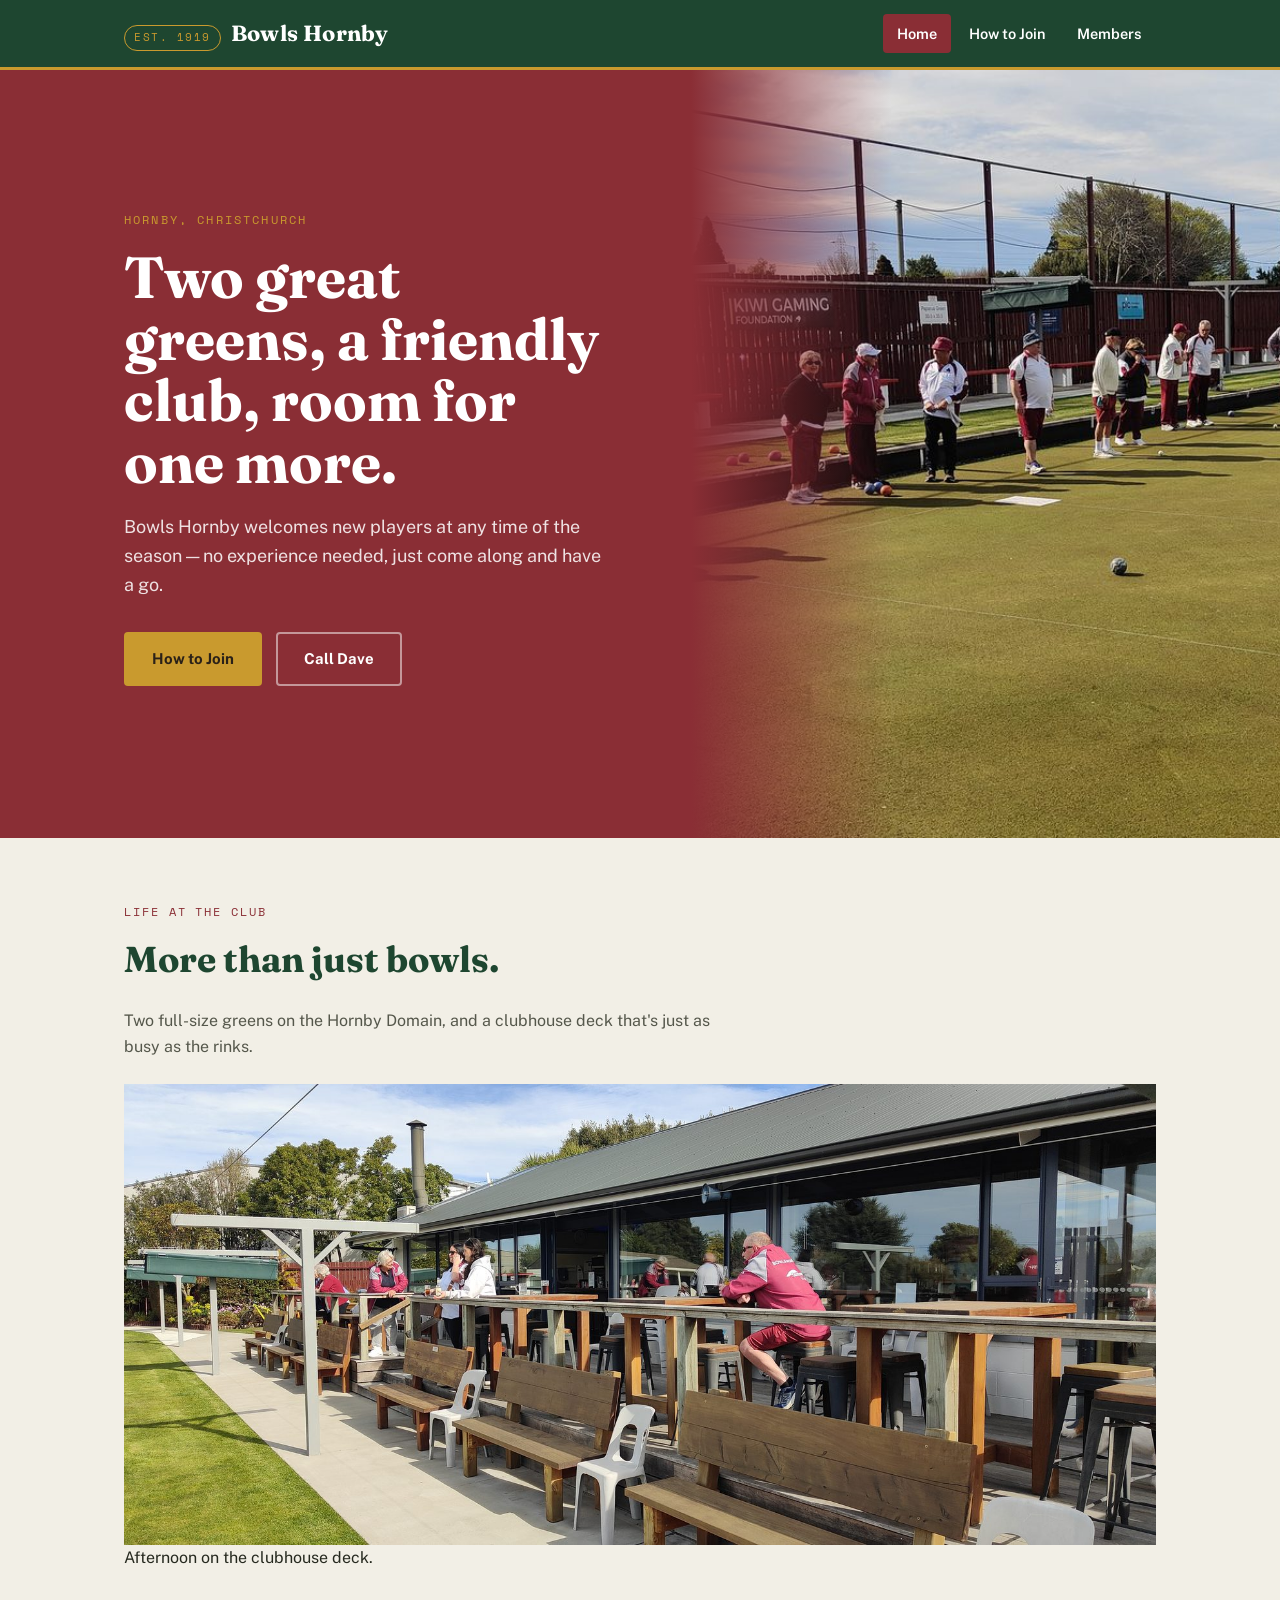
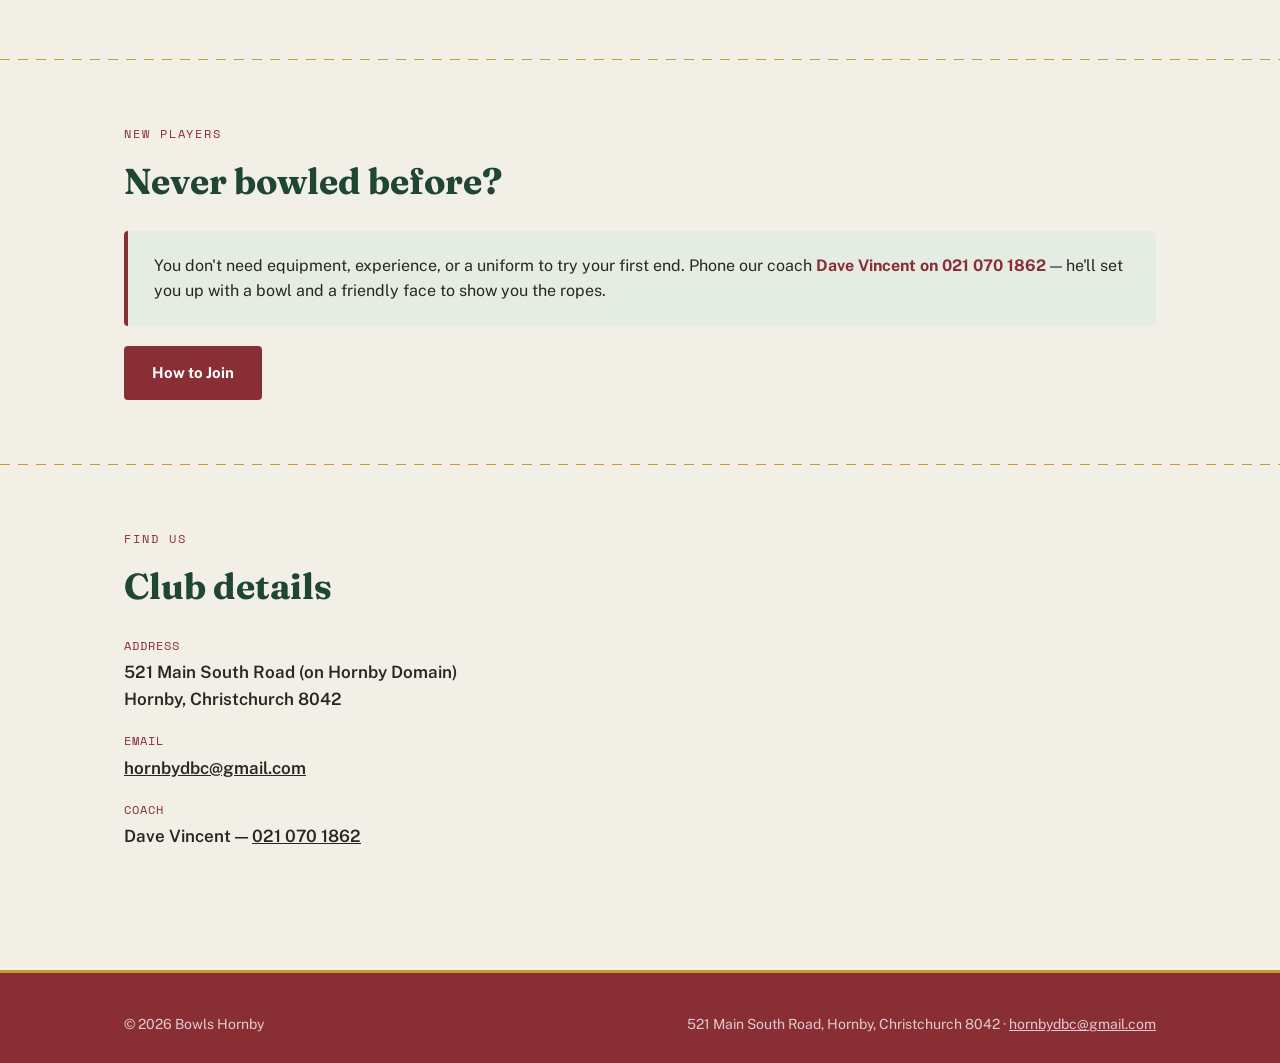
<file: index.html>
<!DOCTYPE html>
<html lang="en-NZ">
<head>
<meta charset="UTF-8">
<meta name="viewport" content="width=device-width, initial-scale=1.0">
<title>Bowls Hornby | Lawn Bowls Club, Christchurch</title>
<meta name="description" content="Bowls Hornby is a friendly lawn bowls club in Hornby, Christchurch. New players welcome any time of the season.">
<link rel="stylesheet" href="styles.css">
<link rel="canonical" href="https://bowlshornby.org.nz/">
<script type="application/ld+json">
{
  "@context": "https://schema.org",
  "@type": "SportsClub",
  "name": "Bowls Hornby",
  "description": "Lawn bowls club in Hornby, Christchurch, New Zealand. Established 1919. Two full-size greens. New players welcome any time of the season.",
  "url": "https://bowlshornby.org.nz/",
  "image": "https://bowlshornby.org.nz/club-green.jpg",
  "email": "hornbydbc@gmail.com",
  "foundingDate": "1919",
  "sport": "Lawn bowls",
  "address": {
    "@type": "PostalAddress",
    "streetAddress": "521 Main South Road",
    "addressLocality": "Hornby",
    "addressRegion": "Canterbury",
    "postalCode": "8042",
    "addressCountry": "NZ"
  },
  "areaServed": "Christchurch, New Zealand"
}
</script>
</head>
<body>

<header class="site-header">
  <div class="wrap">
    <a class="brand" href="index.html">
      <span class="brand-mark">EST. 1919</span>
      <span class="brand-name">Bowls Hornby</span>
    </a>
    <nav class="main-nav" aria-label="Main">
      <a class="active" href="index.html" aria-current="page">Home</a>
      <a href="join.html">How to Join</a>
      <a href="members.html">Members</a>
    </nav>
  </div>
</header>

<section class="hero rink-lines hero--split">
  <div class="hero-media">
    <img src="club-green.jpg" alt="Members of Bowls Hornby in club colours lined up along the rinks, one bowler delivering." fetchpriority="high" width="1600" height="716">
  </div>
  <div class="wrap hero-inner">
    <div class="hero-text">
      <span class="eyebrow">Hornby, Christchurch</span>
      <h1>Two great greens, a friendly club, room for one more.</h1>
      <p class="lede">Bowls Hornby welcomes new players at any time of the season — no experience needed, just come along and have a go.</p>
      <div class="btn-row">
        <a class="btn btn-primary" href="join.html">How to Join</a>
        <a class="btn btn-ghost" href="tel:+64210701862">Call Dave</a>
      </div>
    </div>
  </div>
</section>

<section>
  <div class="wrap">
    <span class="section-label">Life at the Club</span>
    <h2>More than just bowls.</h2>
    <p style="max-width: 62ch;">Two full-size greens on the Hornby Domain, and a clubhouse deck that's just as busy as the rinks.</p>

    <figure class="club-photo">
      <img src="club-deck.jpg" alt="Members relaxing at tables on the Bowls Hornby clubhouse deck on a sunny afternoon." loading="lazy" width="1600" height="716">
      <figcaption>Afternoon on the clubhouse deck.</figcaption>
    </figure>
  </div>
</section>

<hr class="divider">

<section>
  <div class="wrap">
    <span class="section-label">New Players</span>
    <h2>Never bowled before?</h2>
    <div class="callout">
      <p>You don't need equipment, experience, or a uniform to try your first end. Phone our coach <strong>Dave Vincent on 021 070 1862</strong> — he'll set you up with a bowl and a friendly face to show you the ropes.</p>
    </div>
    <a class="btn btn-primary" style="margin-top: 20px;" href="join.html">How to Join</a>
  </div>
</section>

<hr class="divider">

<section>
  <div class="wrap">
    <span class="section-label">Find Us</span>
    <h2>Club details</h2>
    <dl class="info-list">
      <dt>Address</dt>
      <dd>521 Main South Road (on Hornby Domain)<br>Hornby, Christchurch 8042</dd>
      <dt>Email</dt>
      <dd><a href="mailto:hornbydbc@gmail.com">hornbydbc@gmail.com</a></dd>
      <dt>Coach</dt>
      <dd>Dave Vincent — <a href="tel:+64210701862">021 070 1862</a></dd>
    </dl>
  </div>
</section>

<footer class="site-footer">
  <div class="wrap">
    <span>&copy; 2026 Bowls Hornby</span>
    <span>521 Main South Road, Hornby, Christchurch 8042 &middot; <a href="mailto:hornbydbc@gmail.com">hornbydbc@gmail.com</a></span>
  </div>
</footer>

</body>
</html>
</file>
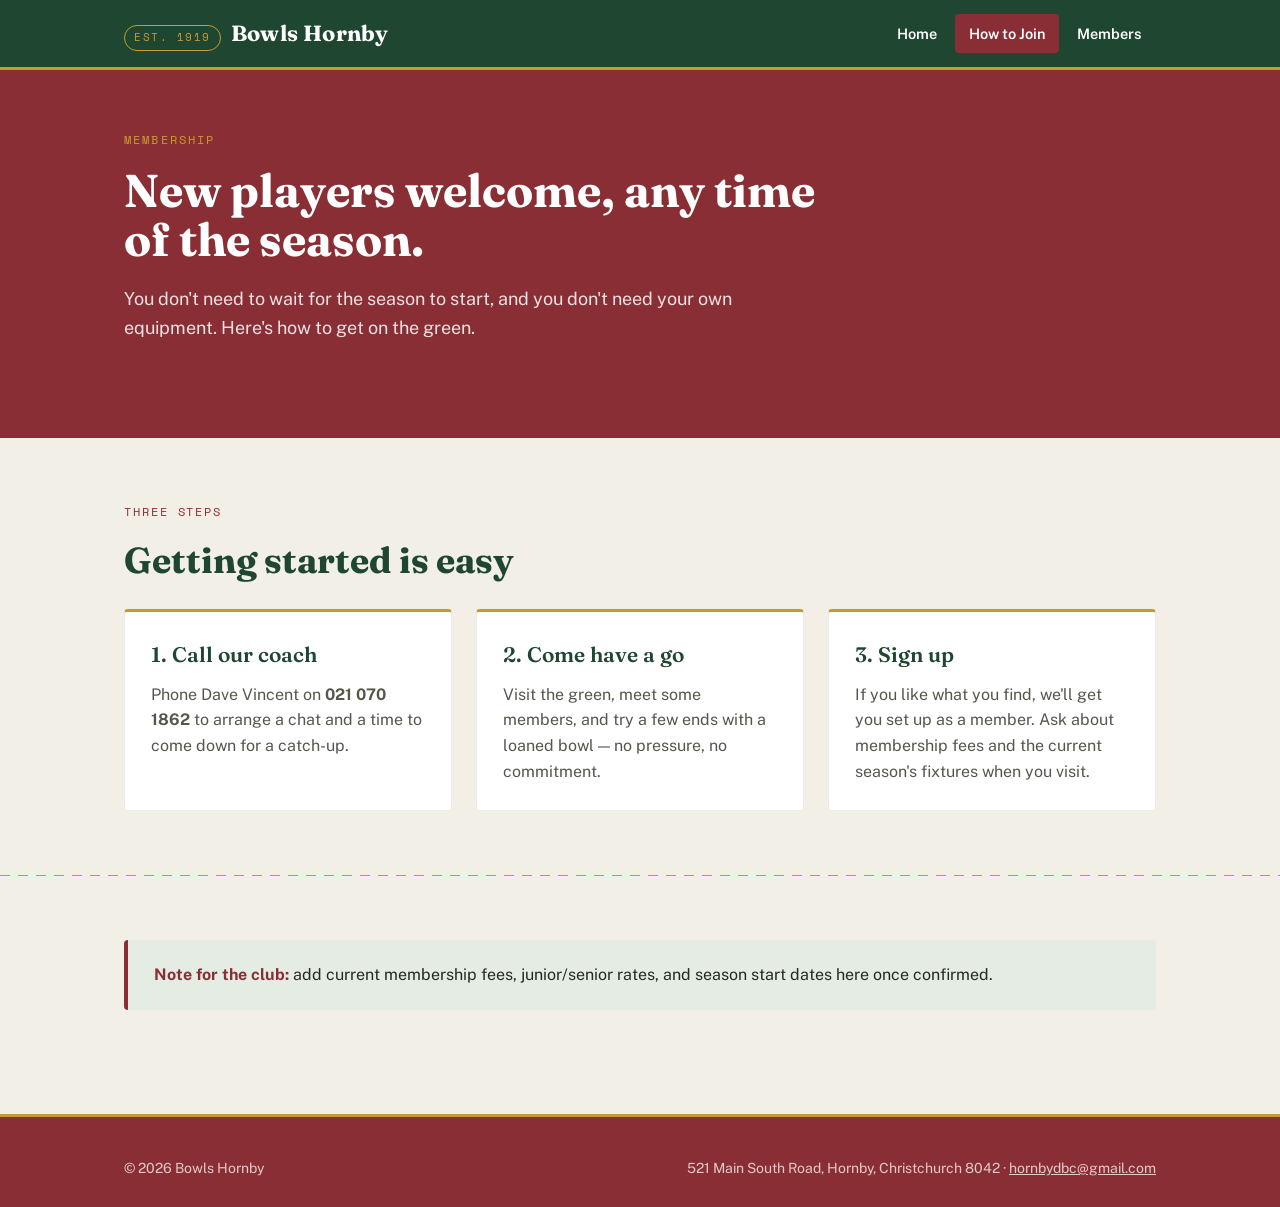
<file: join.html>
<!DOCTYPE html>
<html lang="en-NZ">
<head>
<meta charset="UTF-8">
<meta name="viewport" content="width=device-width, initial-scale=1.0">
<title>How to Join | Bowls Hornby</title>
<meta name="description" content="Join Bowls Hornby — new players welcome any time of the season. Here's how to get started.">
<link rel="stylesheet" href="styles.css">
<link rel="canonical" href="https://bowlshornby.org.nz/join.html">
</head>
<body>

<header class="site-header">
  <div class="wrap">
    <a class="brand" href="index.html">
      <span class="brand-mark">EST. 1919</span>
      <span class="brand-name">Bowls Hornby</span>
    </a>
    <nav class="main-nav" aria-label="Main">
      <a href="index.html">Home</a>
      <a class="active" href="join.html" aria-current="page">How to Join</a>
      <a href="members.html">Members</a>
    </nav>
  </div>
</header>

<section class="hero rink-lines hero--compact">
  <div class="wrap hero-inner">
    <span class="eyebrow">Membership</span>
    <h1>New players welcome, any time of the season.</h1>
    <p class="lede">You don't need to wait for the season to start, and you don't need your own equipment. Here's how to get on the green.</p>
  </div>
</section>

<section>
  <div class="wrap">
    <span class="section-label">Three Steps</span>
    <h2>Getting started is easy</h2>
    <div class="grid grid-3">
      <div class="card">
        <h3>1. Call our coach</h3>
        <p>Phone Dave Vincent on <strong>021 070 1862</strong> to arrange a chat and a time to come down for a catch-up.</p>
      </div>
      <div class="card">
        <h3>2. Come have a go</h3>
        <p>Visit the green, meet some members, and try a few ends with a loaned bowl — no pressure, no commitment.</p>
      </div>
      <div class="card">
        <h3>3. Sign up</h3>
        <p>If you like what you find, we'll get you set up as a member. Ask about membership fees and the current season's fixtures when you visit.</p>
      </div>
    </div>
  </div>
</section>

<hr class="divider">

<section>
  <div class="wrap">
    <div class="callout">
      <p><strong>Note for the club:</strong> add current membership fees, junior/senior rates, and season start dates here once confirmed.</p>
    </div>
  </div>
</section>

<footer class="site-footer">
  <div class="wrap">
    <span>&copy; 2026 Bowls Hornby</span>
    <span>521 Main South Road, Hornby, Christchurch 8042 &middot; <a href="mailto:hornbydbc@gmail.com">hornbydbc@gmail.com</a></span>
  </div>
</footer>

</body>
</html>
</file>
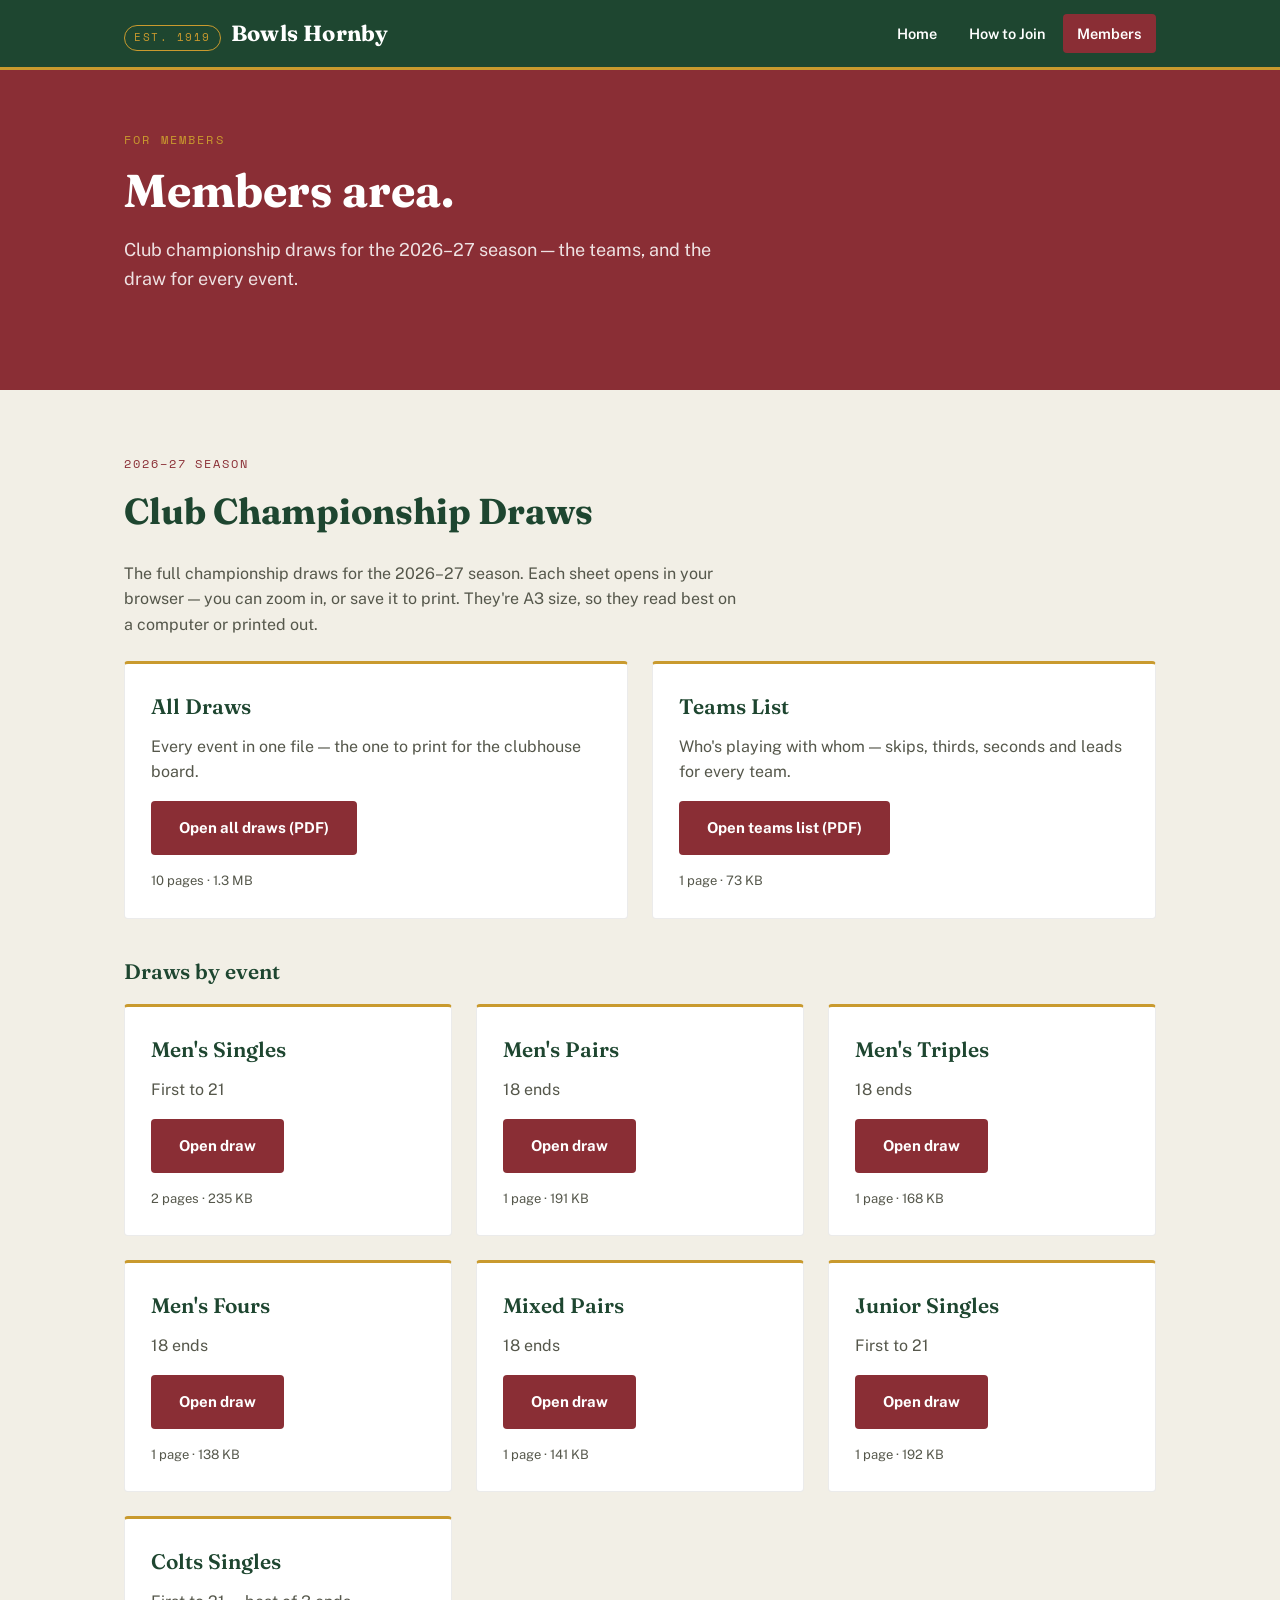
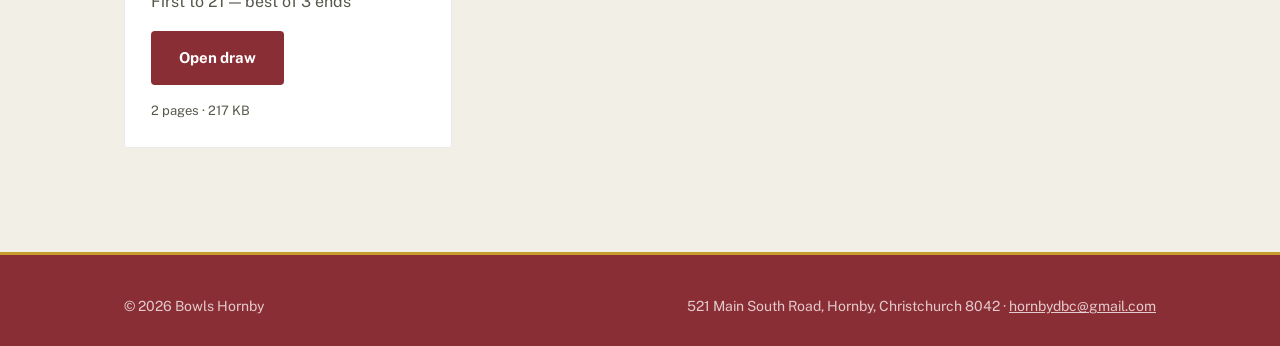
<file: members.html>
<!DOCTYPE html>
<html lang="en-NZ">
<head>
<meta charset="UTF-8">
<meta name="viewport" content="width=device-width, initial-scale=1.0">
<title>Members | Bowls Hornby</title>
<meta name="description" content="Club championship draws for the 2026-27 season at Bowls Hornby - teams list and the draw for every event.">
<link rel="stylesheet" href="styles.css">
<link rel="canonical" href="https://bowlshornby.org.nz/members.html">
</head>
<body>

<header class="site-header">
  <div class="wrap">
    <a class="brand" href="index.html">
      <span class="brand-mark">EST. 1919</span>
      <span class="brand-name">Bowls Hornby</span>
    </a>
    <nav class="main-nav" aria-label="Main">
      <a href="index.html">Home</a>
      <a href="join.html">How to Join</a>
      <a class="active" href="members.html" aria-current="page">Members</a>
    </nav>
  </div>
</header>

<section class="hero rink-lines hero--compact">
  <div class="wrap hero-inner">
    <span class="eyebrow">For Members</span>
    <h1>Members area.</h1>
    <p class="lede">Club championship draws for the 2026&ndash;27 season &mdash; the teams, and the draw for every event.</p>
  </div>
</section>

<section>
  <div class="wrap">
    <span class="section-label">2026&ndash;27 Season</span>
    <h2>Club Championship Draws</h2>
    <p style="max-width: 62ch;">The full championship draws for the 2026&ndash;27 season. Each sheet opens in your browser &mdash; you can zoom in, or save it to print. They're A3 size, so they read best on a computer or printed out.</p>

    <div class="grid grid-2" style="margin-top: 24px;">
      <div class="card">
        <h3>All Draws</h3>
        <p>Every event in one file &mdash; the one to print for the clubhouse board.</p>
        <p><a class="btn btn-primary" href="files/championships-2026-27/all-draws-2026-27.pdf" target="_blank" rel="noopener">Open all draws (PDF)</a></p>
        <p style="font-size: 13px; color: var(--ink-soft);">10 pages &middot; 1.3 MB</p>
      </div>
      <div class="card">
        <h3>Teams List</h3>
        <p>Who's playing with whom &mdash; skips, thirds, seconds and leads for every team.</p>
        <p><a class="btn btn-primary" href="files/championships-2026-27/teams-list-2026-27.pdf" target="_blank" rel="noopener">Open teams list (PDF)</a></p>
        <p style="font-size: 13px; color: var(--ink-soft);">1 page &middot; 73 KB</p>
      </div>
    </div>

    <h3 style="margin-top: 36px;">Draws by event</h3>
    <div class="grid grid-3" style="margin-top: 16px;">
      <div class="card">
        <h3>Men's Singles</h3>
        <p>First to 21</p>
        <p><a class="btn btn-primary" href="files/championships-2026-27/mens-singles-2026-27.pdf" target="_blank" rel="noopener">Open draw</a></p>
        <p style="font-size: 13px; color: var(--ink-soft);">2 pages &middot; 235 KB</p>
      </div>
      <div class="card">
        <h3>Men's Pairs</h3>
        <p>18 ends</p>
        <p><a class="btn btn-primary" href="files/championships-2026-27/mens-pairs-2026-27.pdf" target="_blank" rel="noopener">Open draw</a></p>
        <p style="font-size: 13px; color: var(--ink-soft);">1 page &middot; 191 KB</p>
      </div>
      <div class="card">
        <h3>Men's Triples</h3>
        <p>18 ends</p>
        <p><a class="btn btn-primary" href="files/championships-2026-27/mens-triples-2026-27.pdf" target="_blank" rel="noopener">Open draw</a></p>
        <p style="font-size: 13px; color: var(--ink-soft);">1 page &middot; 168 KB</p>
      </div>
      <div class="card">
        <h3>Men's Fours</h3>
        <p>18 ends</p>
        <p><a class="btn btn-primary" href="files/championships-2026-27/mens-fours-2026-27.pdf" target="_blank" rel="noopener">Open draw</a></p>
        <p style="font-size: 13px; color: var(--ink-soft);">1 page &middot; 138 KB</p>
      </div>
      <div class="card">
        <h3>Mixed Pairs</h3>
        <p>18 ends</p>
        <p><a class="btn btn-primary" href="files/championships-2026-27/mixed-pairs-2026-27.pdf" target="_blank" rel="noopener">Open draw</a></p>
        <p style="font-size: 13px; color: var(--ink-soft);">1 page &middot; 141 KB</p>
      </div>
      <div class="card">
        <h3>Junior Singles</h3>
        <p>First to 21</p>
        <p><a class="btn btn-primary" href="files/championships-2026-27/junior-singles-2026-27.pdf" target="_blank" rel="noopener">Open draw</a></p>
        <p style="font-size: 13px; color: var(--ink-soft);">1 page &middot; 192 KB</p>
      </div>
      <div class="card">
        <h3>Colts Singles</h3>
        <p>First to 21 &mdash; best of 3 ends</p>
        <p><a class="btn btn-primary" href="files/championships-2026-27/colts-singles-2026-27.pdf" target="_blank" rel="noopener">Open draw</a></p>
        <p style="font-size: 13px; color: var(--ink-soft);">2 pages &middot; 217 KB</p>
      </div>
    </div>
  </div>
</section>

<footer class="site-footer">
  <div class="wrap">
    <span>&copy; 2026 Bowls Hornby</span>
    <span>521 Main South Road, Hornby, Christchurch 8042 &middot; <a href="mailto:hornbydbc@gmail.com">hornbydbc@gmail.com</a></span>
  </div>
</footer>

</body>
</html>
</file>
<file: styles.css>
/* ===========================================================
   Bowls Hornby — shared styles
   Palette: deep turf green, clubhouse maroon, brass gold, parchment
   =========================================================== */

@import url('https://fonts.googleapis.com/css2?family=Fraunces:opsz,wght@9..144,400;9..144,600;9..144,700&family=Public+Sans:wght@400;500;600;700&family=Space+Mono:wght@400;700&display=swap');

:root {
  --green-deep: #1E4630;
  --green-mid: #3F6B4A;
  --green-pale: #E4ECE3;
  --parchment: #F2EFE6;
  --maroon: #8A2E35;
  --maroon-dark: #6E232A;
  --gold: #C99A2E;
  --ink: #26291F;
  --ink-soft: #55574B;
  --white: #FFFFFF;

  --font-display: 'Fraunces', Georgia, serif;
  --font-body: 'Public Sans', -apple-system, sans-serif;
  --font-mono: 'Space Mono', monospace;

  --radius: 4px;
  --max-width: 1080px;
  --rink-lines: repeating-linear-gradient(
    to bottom,
    rgba(201, 154, 46, 0.35) 0px,
    rgba(201, 154, 46, 0.35) 1px,
    transparent 1px,
    transparent 64px
  );
}

* { box-sizing: border-box; }

html { scroll-behavior: smooth; }

@media (prefers-reduced-motion: reduce) {
  html { scroll-behavior: auto; }
  * { animation: none !important; transition: none !important; }
}

body {
  margin: 0;
  font-family: var(--font-body);
  background: var(--parchment);
  color: var(--ink);
  line-height: 1.6;
}

a { color: inherit; }

img { max-width: 100%; height: auto; display: block; }

/* ---------- Club photos ---------- */
.club-photo { margin: 24px 0; }

.wrap {
  max-width: var(--max-width);
  margin: 0 auto;
  padding: 0 24px;
}

/* ---------- Rink lines: signature motif ---------- */
.rink-lines {
  background-image: var(--rink-lines);
}

.divider {
  height: 1px;
  background: repeating-linear-gradient(
    to right,
    var(--gold) 0px, var(--gold) 10px,
    transparent 10px, transparent 18px
  );
  border: none;
  margin: 0;
}

/* ---------- Header / Nav ---------- */
.site-header {
  background: var(--green-deep);
  color: var(--white);
  position: sticky;
  top: 0;
  z-index: 50;
  border-bottom: 3px solid var(--gold);
}

.site-header .wrap {
  display: flex;
  align-items: center;
  justify-content: space-between;
  padding-top: 14px;
  padding-bottom: 14px;
  flex-wrap: wrap;
  gap: 12px;
}

.brand {
  display: flex;
  align-items: baseline;
  gap: 10px;
  text-decoration: none;
  color: var(--white);
}

.brand-mark {
  font-family: var(--font-mono);
  font-size: 11px;
  letter-spacing: 0.14em;
  color: var(--gold);
  border: 1px solid var(--gold);
  border-radius: 999px;
  padding: 3px 9px;
}

.brand-name {
  font-family: var(--font-display);
  font-weight: 700;
  font-size: 22px;
  letter-spacing: 0.01em;
}

nav.main-nav {
  display: flex;
  gap: 4px;
  flex-wrap: wrap;
}

nav.main-nav a {
  text-decoration: none;
  color: var(--white);
  font-size: 14.5px;
  font-weight: 600;
  padding: 8px 14px;
  border-radius: var(--radius);
  transition: background 0.15s ease;
}

nav.main-nav a:hover,
nav.main-nav a:focus-visible {
  background: rgba(255,255,255,0.12);
  outline: none;
}

nav.main-nav a.active {
  background: var(--maroon);
}

a:focus-visible, button:focus-visible {
  outline: 2px solid var(--gold);
  outline-offset: 2px;
}

/* ---------- Hero ---------- */
.hero {
  background: var(--maroon);
  color: var(--white);
  position: relative;
  overflow: hidden;
}

.hero-inner {
  padding: 72px 24px 88px;
  position: relative;
  z-index: 2;
}

/* Inner pages (How to Join, Members) carry only a heading and a line or two
   in the hero. The Home page has a photo and two buttons to fill the same
   space, so without this they just look empty. Home keeps the full hero. */
/* The hero is a <section>, so it also picks up `section { padding: 64px 0 }`
   further down this file, on top of .hero-inner's own padding — the space was
   being paid for twice. Zero it here and let .hero-inner be the single place
   the hero's vertical space is set.
   Scoped to .hero--compact on purpose: the Home hero's photo uses a -64px top
   margin on small screens to cancel that same section padding, so removing it
   globally would over-pull the photo on phones. */
.hero--compact {
  padding-top: 0;
  padding-bottom: 0;
}

.hero--compact .hero-inner {
  padding: 56px 24px 64px;
}

/* Inner-page headings sit below the Home page in the hierarchy, so the
   headline is capped smaller there. NOTE: this needs the doubled
   `.hero.hero--compact` selector to outrank `.hero h1`, which is defined
   later in this file. Simplify it to one class and the cap stops working. */
.hero.hero--compact h1 {
  font-size: clamp(32px, 4.4vw, 46px);
}

/* Split hero: photo runs off the right edge, text keeps the left. */
.hero-media {
  position: absolute;
  top: 0;
  right: 0;
  bottom: 0;
  width: 46%;
  z-index: 0;
  overflow: hidden;
}

.hero-media img {
  width: 100%;
  height: 100%;
  object-fit: cover;
  object-position: 34% center;
  display: block;
}

/* Dissolve the photo's left edge into the green so the hero reads as one
   band. No rink-lines here: over a photo they read as scan lines. */
.hero-media::after {
  content: "";
  position: absolute;
  inset: 0;
  background-image: linear-gradient(
    90deg,
    rgba(138, 46, 53, 1) 0%,
    rgba(138, 46, 53, 0) 34%
  );
}

.hero-text {
  max-width: 30rem;
}

.hero--split .hero h1,
.hero--split h1 {
  max-width: none;
}

@media (max-width: 860px) {
  .hero-media {
    position: static;
    width: 100%;
    height: 230px;
    /* cancel the generic `section { padding: 64px 0 }` so the photo
       sits flush under the header instead of floating in green */
    margin-top: -64px;
  }
  .hero-media::after {
    background-image: none;
  }
  .hero-text {
    max-width: none;
  }
}

.eyebrow {
  font-family: var(--font-mono);
  font-size: 12px;
  letter-spacing: 0.18em;
  text-transform: uppercase;
  color: var(--gold);
  margin-bottom: 18px;
  display: inline-block;
}

.hero h1 {
  font-family: var(--font-display);
  font-size: clamp(34px, 5.5vw, 58px);
  line-height: 1.06;
  font-weight: 700;
  max-width: 22ch;
  margin: 0 0 20px;
}

.hero p.lede {
  font-size: 18px;
  max-width: 56ch;
  color: rgba(255,255,255,0.86);
  margin: 0 0 32px;
}

/* ---------- Buttons ---------- */
.btn {
  display: inline-block;
  font-family: var(--font-body);
  font-weight: 700;
  font-size: 15px;
  text-decoration: none;
  padding: 13px 26px;
  border-radius: var(--radius);
  border: 2px solid transparent;
  cursor: pointer;
  transition: transform 0.12s ease, background 0.15s ease;
}

.btn-primary {
  background: var(--maroon);
  color: var(--white);
}
.btn-primary:hover { background: var(--maroon-dark); }

/* btn-primary is maroon, which disappears on the maroon hero. In the hero
   it goes brass gold so the main call to action stays visible. */
.hero .btn-primary {
  background: var(--gold);
  color: #2A2118;
}

.hero .btn-primary:hover { background: #A87F22; }

.btn-ghost {
  background: transparent;
  color: var(--white);
  border-color: rgba(255,255,255,0.5);
}
.btn-ghost:hover { border-color: var(--white); }

.btn-row { display: flex; gap: 14px; flex-wrap: wrap; }

/* ---------- Sections ---------- */
section { padding: 64px 0; }

.section-label {
  font-family: var(--font-mono);
  font-size: 12px;
  letter-spacing: 0.16em;
  text-transform: uppercase;
  color: var(--maroon);
  margin-bottom: 10px;
  display: block;
}

h2 {
  font-family: var(--font-display);
  font-size: clamp(26px, 3.4vw, 36px);
  font-weight: 700;
  margin: 0 0 20px;
  color: var(--green-deep);
}

h3 {
  font-family: var(--font-display);
  font-size: 21px;
  font-weight: 600;
  color: var(--green-deep);
  margin: 0 0 10px;
}

p { color: var(--ink-soft); margin: 0 0 16px; }

/* ---------- Cards / grid ---------- */
.grid {
  display: grid;
  gap: 24px;
}
.grid-3 { grid-template-columns: repeat(3, 1fr); }
.grid-2 { grid-template-columns: repeat(2, 1fr); }

@media (max-width: 760px) {
  .grid-3, .grid-2 { grid-template-columns: 1fr; }
}

.card {
  background: var(--white);
  border: 1px solid rgba(0,0,0,0.08);
  border-top: 3px solid var(--gold);
  border-radius: var(--radius);
  padding: 26px;
}

.card p:last-child { margin-bottom: 0; }

/* ---------- Callout banner ---------- */
.callout {
  background: var(--green-pale);
  border-left: 4px solid var(--maroon);
  border-radius: var(--radius);
  padding: 22px 26px;
}
.callout p { color: var(--ink); margin: 0; }
.callout strong { color: var(--maroon); }

/* ---------- Placeholder image (no real photos yet) ---------- */
.placeholder-photo {
  aspect-ratio: 16 / 10;
  border-radius: var(--radius);
  background:
    repeating-linear-gradient(
      to right,
      var(--green-mid) 0px, var(--green-mid) 78px,
      #375f42 78px, #375f42 80px
    );
  position: relative;
  display: flex;
  align-items: center;
  justify-content: center;
  overflow: hidden;
  border: 1px solid rgba(0,0,0,0.08);
}
.placeholder-photo::after {
  content: attr(data-label);
  font-family: var(--font-mono);
  font-size: 12px;
  letter-spacing: 0.1em;
  text-transform: uppercase;
  color: rgba(255,255,255,0.92);
  background: rgba(30,70,48,0.55);
  padding: 8px 16px;
  border: 1px solid rgba(255,255,255,0.5);
  border-radius: 999px;
}

/* ---------- Info list (contact details, etc.) ---------- */
.info-list dt {
  font-family: var(--font-mono);
  font-size: 12px;
  letter-spacing: 0.08em;
  text-transform: uppercase;
  color: var(--maroon);
  margin-top: 18px;
}
.info-list dt:first-child { margin-top: 0; }
.info-list dd {
  margin: 4px 0 0;
  font-size: 17px;
  font-weight: 600;
  color: var(--ink);
}

/* ---------- Footer ---------- */
.site-footer {
  background: var(--maroon);
  color: rgba(255,255,255,0.75);
  padding: 40px 0 28px;
  margin-top: 40px;
  border-top: 3px solid var(--gold);
}
.site-footer .wrap {
  display: flex;
  justify-content: space-between;
  flex-wrap: wrap;
  gap: 16px;
  font-size: 14px;
}
.site-footer a { text-decoration: underline; }

/* ---------- Draws / fixtures table ---------- */
.draws-table {
  width: 100%;
  border-collapse: collapse;
  background: var(--white);
  border: 1px solid rgba(0,0,0,0.08);
  border-radius: var(--radius);
  overflow: hidden;
}
.draws-table th, .draws-table td {
  text-align: left;
  padding: 12px 16px;
  font-size: 15px;
}
.draws-table th {
  background: var(--green-deep);
  color: var(--white);
  font-family: var(--font-mono);
  font-size: 11px;
  letter-spacing: 0.08em;
  text-transform: uppercase;
  font-weight: 400;
}
.draws-table tr:nth-child(even) td { background: var(--green-pale); }
.draws-table td { color: var(--ink); border-top: 1px solid rgba(0,0,0,0.06); }

/* ---------- Holding / placeholder panel (Members area) ---------- */
.holding-panel {
  background: var(--white);
  border: 1px dashed var(--gold);
  border-radius: var(--radius);
  padding: 40px 32px;
  text-align: center;
}
.holding-panel .eyebrow { color: var(--maroon); }
.holding-panel h2 { margin-bottom: 12px; }
.holding-panel p { max-width: 52ch; margin-left: auto; margin-right: auto; }

/* ---------- Form (Contact page) ---------- */
form.contact-form {
  display: grid;
  gap: 18px;
  max-width: 520px;
}
label {
  font-weight: 600;
  font-size: 14px;
  display: block;
  margin-bottom: 6px;
  color: var(--ink);
}
input, textarea {
  width: 100%;
  font-family: var(--font-body);
  font-size: 15px;
  padding: 11px 13px;
  border: 1px solid rgba(0,0,0,0.2);
  border-radius: var(--radius);
  background: var(--white);
  color: var(--ink);
}
input:focus, textarea:focus {
  outline: 2px solid var(--gold);
  outline-offset: 1px;
  border-color: var(--gold);
}
</file>
